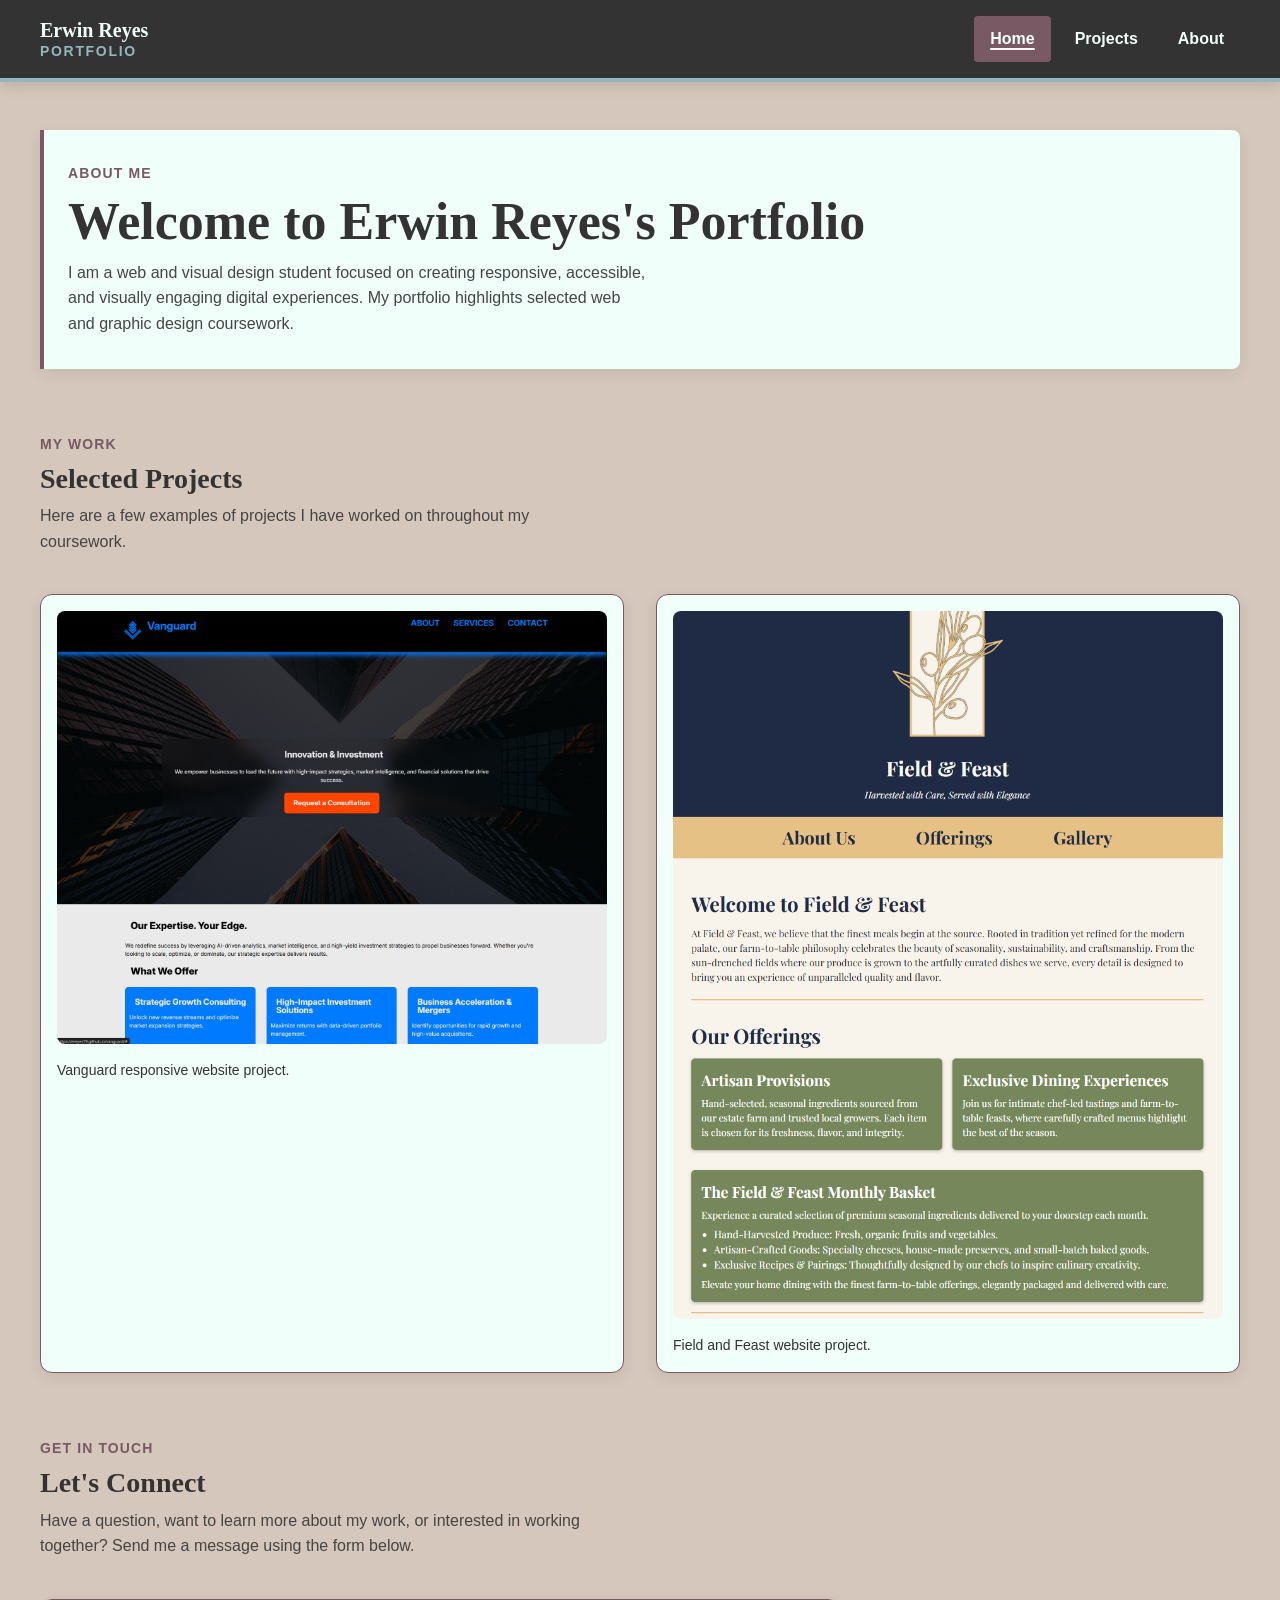
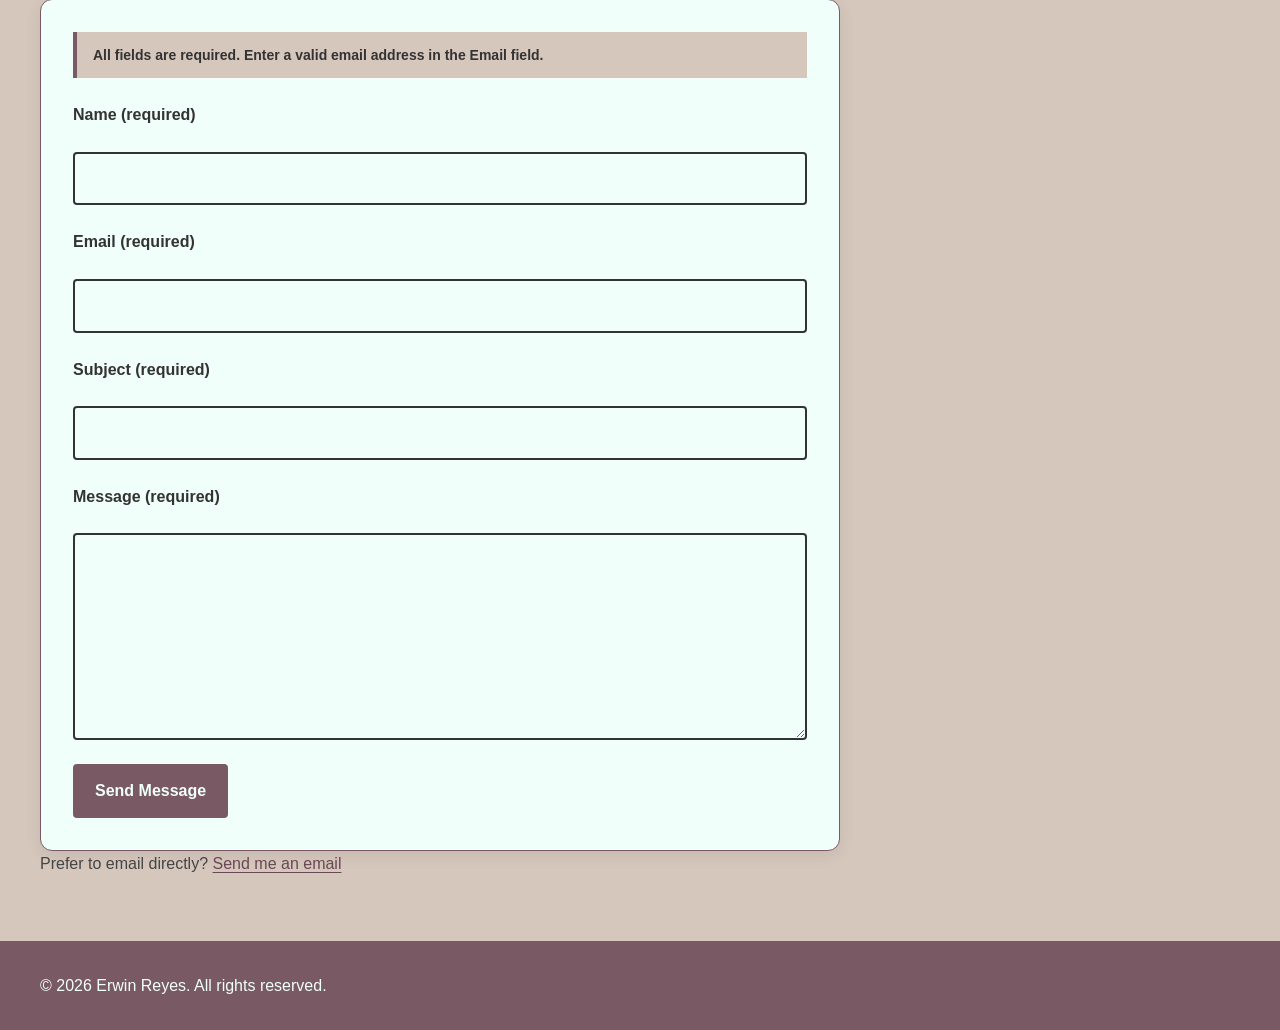
<file: index.html>
<!doctype html>
<html lang="en">
<head>
    <meta charset="utf-8">
    <meta name="viewport" content="width=device-width, initial-scale=1">
    <title>Home | Erwin Reyes Portfolio</title>
    <meta name="description" content="Explore Erwin Reyes's responsive web and graphic design coursework, including selected projects and ways to get in touch.">
    <link rel="canonical" href="https://ereyes59.github.io/portfolio/">
    <meta property="og:title" content="Erwin Reyes Portfolio | Web and Graphic Design">
    <meta property="og:description" content="Explore Erwin Reyes's responsive web and graphic design coursework, including selected projects and ways to get in touch.">
    <meta property="og:url" content="https://ereyes59.github.io/portfolio/">
    <meta property="og:type" content="website">
    <meta property="og:image" content="https://ereyes59.github.io/portfolio/assets/images/portfolio-homepage.png">
    <meta property="og:image:width" content="1200">
    <meta property="og:image:height" content="630">
    <meta property="og:image:alt" content="Erwin Reyes portfolio homepage showing the introduction and selected projects.">
    <link rel="stylesheet" href="stylesheet.css">
    <script type="application/ld+json">
        {
            "@context": "https://schema.org",
            "@type": "ProfilePage",
            "name": "Erwin Reyes Portfolio",
            "url": "https://ereyes59.github.io/portfolio/",
            "mainEntity": {
                "@type": "Person",
                "name": "Erwin Reyes",
                "url": "https://ereyes59.github.io/portfolio/"
            }
        }
    </script>
</head>

<body>

    <header class="site-header">
        <div class="header-inner">
            <a class="site-logo" href="index.html">
                Erwin Reyes
                <span> Portfolio</span>
            </a>

            <nav class="site-nav" aria-label="Main navigation">
                <a href="index.html" aria-current="page">Home</a>
                <a href="project.html">Projects</a>
                <a href="about.html">About</a>
            </nav>

        </div>
    </header>

    <main id="main-content">
        <section class="container">
            <div class="intro">
                <p>About Me</p>
                <h1>Welcome to Erwin Reyes's Portfolio</h1>
                <p>I am a web and visual design student focused on creating responsive, accessible, and visually engaging digital experiences. My portfolio highlights selected web and graphic design coursework.</p>
            </div>
        </section>

        <section class="container">
            <div class="intro">
                <p>My Work</p>
                <h2>Selected Projects</h2>
                <p>Here are a few examples of projects I have worked on throughout my coursework.</p>
            </div>

            <div class="projects-grid two-column">
                <figure class="project-figure">
                    <img
                        class="project-image"
                        src="assets/images/vanguard-home.png"
                        alt="Screenshot of the Vanguard website homepage showing the Vanguard logo, navigation menu, hero section, and blue and red visual design."
                        width="800"
                        height="629"
                        >
                    <figcaption>Vanguard responsive website project.</figcaption>
                </figure>

                <figure class="project-figure">
                    <img
                        class="project-image"
                        src="assets/images/field-and-feast-home.png"
                        alt="Screenshot of the Field and Feast homepage featuring the brand logo, navigation, and food-focused visual design."
                        width="800"
                        height="1029"
                    > 
                    <figcaption>Field and Feast website project.</figcaption>
                </figure>
            </div>
        </section>

        <section class="container">
            <div class="intro">
                <p>Get in Touch</p>
                <h2>Let's Connect</h2>
                <p>Have a question, want to learn more about my work, or interested in working together? Send me a message using the form below.</p>
            </div>

            <form 
                class="contact-form flow" 
                action="mailto:erwinreyes61@gmail.com" 
                method="post" 
                enctype="text/plain"
                aria-describedby="form-instructions"
                >
                <p id="form-instructions" class="form-note">
                    All fields are required. Enter a valid email address in the Email field.
                </p>

                <div class="flow">
                    <label for="name">Name (required)</label>
                    <input
                        type="text"
                        id="name"
                        name="name"
                        autocomplete="name"
                        minlength="2"
                        required
                    >
                </div>

                <div class="flow">
                    <label for="email">Email (required)</label>
                    <input
                        type="email"
                        id="email"
                        name="email"
                        autocomplete="email"
                        required
                    >
                </div>

                <div class="flow">
                    <label for="subject">Subject (required)</label>
                    <input
                        type="text"
                        id="subject"
                        name="subject"
                        minlength="3"
                        required
                    >
                </div>

                <div class="flow">
                    <label for="message">Message (required)</label>
                    <textarea
                        id="message"
                        name="message"
                        rows="7"
                        minlength="10"
                        required
                    ></textarea>
                </div>

                <button class="button" type="submit">
                    Send Message
                </button>

            </form>
            
            <p>Prefer to email directly? <a href="mailto:erwinreyes61@gmail.com">Send me an email</a></p>
        </section>
    </main>
    
    <footer class="site-footer">
        <p>&copy; 2026 Erwin Reyes. All rights reserved.</p>
    </footer>

</body>
</html>
</file>
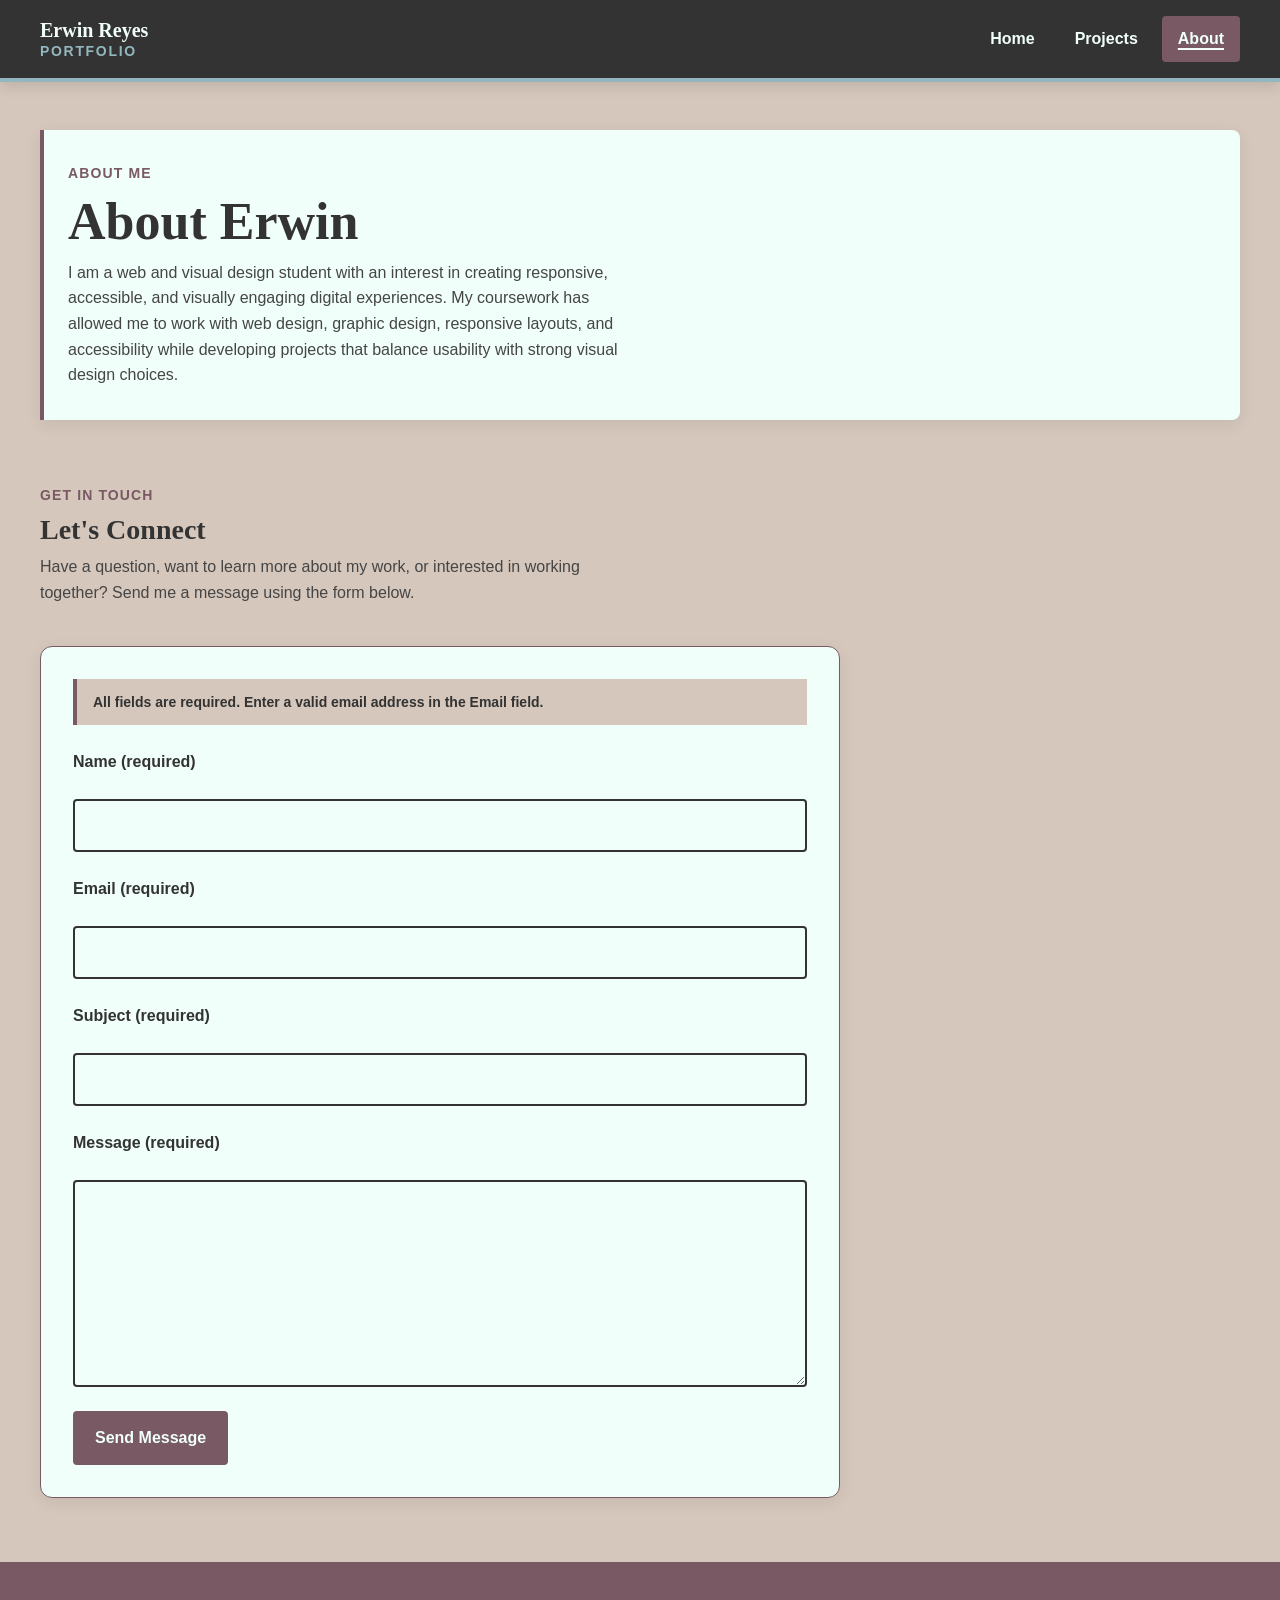
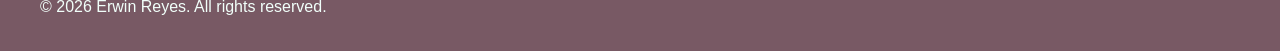
<file: about.html>
<!doctype html>
<html lang="en">
<head>
    <meta charset="utf-8">
    <meta name="viewport" content="width=device-width, initial-scale=1">
    <meta name="description" content="Learn about Erwin Reyes's web and visual design, approach to accessible responsive design, interest, and ways to get in touch.">
    <title>About | Erwin Reyes Portfolio</title>
    <link rel="canonical" href="https://ereyes59.github.io/portfolio/about.html">
    <link rel="stylesheet" href="stylesheet.css">
</head>

<body>

    <header class="site-header">
        <div class="header-inner">
            <a class="site-logo" href="index.html">
                Erwin Reyes
                <span> Portfolio</span>
            </a>

            <nav class="site-nav" aria-label="Main navigation">
                <a href="index.html">Home</a>
                <a href="project.html">Projects</a>
                <a href="about.html" aria-current="page">About</a>
            </nav>

        </div>
    </header>


    <main id="main-content">

        <!--ABOUT SECTION -->
        <section class="container">
            <div class="intro">
                <p>About Me</p>
                <h1>About Erwin</h1>
                <p>I am a web and visual design student with an interest in creating responsive, accessible, and visually engaging digital experiences. My coursework has allowed me to work with web design, graphic design, responsive layouts, and accessibility while developing projects that balance usability with strong visual design choices.</p>
            </div>
        </section>

        <!--CONTACT SECTION -->
        <section class="container">
            <div class="intro">
                <p>Get in Touch</p>
                <h2>Let's Connect</h2>
                <p>Have a question, want to learn more about my work, or interested in working together? Send me a message using the form below.</p>
            </div>

            <form 
                class="contact-form flow" 
                action="mailto:erwinreyes61@gmail.com" 
                method="post" 
                enctype="text/plain"
                aria-describedby="form-instructions"
            >

                <p id="form-instructions" class="form-note">
                    All fields are required. Enter a valid email address in the Email field.
                </p>

                <div class="flow">
                    <label for="name">
                        Name (required)
                    </label>
                    <input
                        type="text"
                        id="name"
                        name="name"
                        autocomplete="name"
                        minlength="2"
                        required
                    >
                </div>

                <div class="flow">
                    <label for="email">
                        Email (required)
                    </label>
                    <input
                        type="email"
                        id="email"
                        name="email"
                        autocomplete="email"
                        required
                    >
                </div>

                <div class="flow">
                    <label for="subject">
                        Subject (required)
                    </label>
                    <input
                        type="text"
                        id="subject"
                        name="subject"
                        minlength="3"
                        required
                    >
                </div>

                <div class="flow">
                    <label for="message">
                        Message (required)
                    </label>
                    <textarea
                        id="message"
                        name="message"
                        rows="7"
                        minlength="10"
                        required
                    ></textarea>
                </div>

                <button class="button" type="submit">
                    Send Message
                </button>

            </form>
        </section>
    </main>

    <footer class="site-footer">
        <div class="container">
            <p>&copy; 2026 Erwin Reyes. All rights reserved.</p>
        </div>
    </footer>

</body>
</html>
</file>
<file: stylesheet.css>
@layer reset, base, layout, components, utilities, states, overrides;

@layer reset {
  /* Reset styles */
    *,
    *::before,
    *::after {
        box-sizing: border-box;
    }

    * {
        margin: 0;
        padding: 0;
    }
}

@layer base {
  /* Base styles */
:root {

    /* Colors */
    --color-primary: #93B7BE;
    --color-secondary: #785964;
    --color-secondary-dark: #5B3D49;

    --color-background: #D5C7BC;
    --color-surface: #F1FFFA;

    --color-text: #454545;
    --color-strong: #333333;
    --color-link: #6A4755;

    --color-border: #785964;
    --color-error: #8B0000;

    --color-black: #000000;

    /* Font & Typography */
    --font-body: 'Helvetica Neue', Arial, sans-serif;
    --font-heading: 'Georgia', serif;

    --font-size-sm: 0.875rem;
    --font-size-base: 1rem;
    --font-size-lg: 1.25rem;
    --font-size-xl: 1.75rem;
    --font-size-xxl: clamp(2.25rem, 5vw, 3.25rem);

    --line-height-body: 1.6;
    --line-height-heading: 1.15;

    --line-length: 65ch;

    /* Spacing */
    --spacing-xs: 0.5rem;
    --spacing-sm: 1rem;
    --spacing-md: 1.5rem;
    --spacing-lg: 2rem;
    --spacing-xl: 3rem;
    --spacing-xxl: 4rem;

    /* Layout */
    --container-max: 75rem;
    --content-max: 50rem;
    --project-image-narrow-max: 30rem;
    --poster-max: 50rem;
    --control-min-height: 2.75rem;

    /* Borders */
    --border-width-thin: 1px;
    --border-width-medium: 2px;
    --border-width-accent: 0.25rem;

    --border-radius-sm: 0.25rem;
    --border-radius-md: 0.5rem;
    --border-radius-lg: 0.75rem;

    /* Focus styles */
    --focus-dark: 3px solid var(--color-black);
    --focus-light: 3px solid var(--color-surface);
    --focus-offset: 0.2rem;

    /* Effects */
    --shadow-header: 0 0.25rem 0.875rem rgb(0 0 0 / 12%);
    --shadow-card: 0 0.25rem 1rem rgb(0 0 0 / 8%);
    --shadow-card-hover: 0 0.5rem 1.5rem rgb(0 0 0 / 12%);

    /* Transitions */
    --transition-fast: 180ms ease;

    }

    html {
        scroll-behavior: smooth;
    }

    body {
        min-height: 100vh;
        font-family: var(--font-body);
        font-size: var(--font-size-base);
        line-height: var(--line-height-body);
        color: var(--color-text);
        background-color: var(--color-background);
    }

    h1, h2, h3, h4, h5, h6 {
        font-family: var(--font-heading);
        line-height: var(--line-height-heading);
        color: var(--color-strong);
    }

    h1 {
        font-size: var(--font-size-xxl);
    }

    h2 {
        font-size: var(--font-size-xl);
    }

    h3 {
        font-size: var(--font-size-lg);
    }

    p {
        max-width: var(--line-length);
    }

    a {
        color: var(--color-link);
        text-decoration-thickness: 0.08em;
        text-underline-offset: 0.2em;
    }

    label {
        font-weight: 700;
        color: var(--color-strong);
    }

    input,
    textarea,
    button {
        font: inherit;
    }

    img {
        display: block;
        max-width: 100%;
        height: auto;
    }

}


/* Layout styles */

@layer layout {

    main {
        display: flex;
        flex: 1;
        flex-direction: column;
        gap: var(--spacing-xl);
        padding-block: var(--spacing-xl) var(--spacing-xxl);
    }

    body {
        display: flex;
        flex-direction: column;
    }

    .header-inner {
        width: min(
            calc(100% - (var(--spacing-sm) * 2)),
            var(--container-max)
        );
        margin-inline: auto;
        display: flex;
        justify-content: space-between;
        align-items: center;
        padding-block: var(--spacing-sm);
    }

    .site-nav {
        display: flex;
        align-items: center;
        gap: var(--spacing-xs);
    }

    .container {
        width: min(
            calc(100% - (var(--spacing-sm) * 2)),
            var(--container-max)
        );
        margin-inline: auto;
    }

    .projects-grid {
        display: grid;
        grid-template-columns: 1fr;
        gap: var(--spacing-lg);
        margin-top: var(--spacing-md);
    }

    .contact-form {
        width: 100%;
        max-width: var(--content-max);
        margin-top: var(--spacing-md);
    }

    .poster-figure {
        margin-inline: auto;
    }

/*SMALL SCREENS */
@media (max-width: 700px) {

    .header-inner {
        flex-direction: column;
        align-items: stretch;
        gap: var(--spacing-md);
    }
    
    .site-logo {
        align-items: flex-start;
    }

    .site-nav {
        display: grid;
        grid-template-columns: repeat(3, minmax(0, 1fr));
        width: 100%;
    }

    main {
        gap: var(--spacing-lg);
        padding-block: var(--spacing-lg) var(--spacing-xl);
    }
}

@media (min-width: 800px) {    
    
    .projects-grid.two-column {
        grid-template-columns: repeat(2, minmax(0, 1fr));
    }
}

}


/* Component styles */

@layer components {

/* Header */
    .site-header {
        background-color: var(--color-strong);
        border-bottom: var(--border-width-accent) solid var(--color-primary);
        box-shadow: var(--shadow-header);
    }


    .site-logo {
        display: inline-flex;
        flex-direction: column;
        color: var(--color-surface);
        font-family: var(--font-heading);
        font-size: var(--font-size-lg);
        font-weight: 700;
        line-height: 1.1;
        text-decoration: none;
    }

    .site-logo span {
        margin-top: 0.2rem;
        color: var(--color-primary);
        font-family: var(--font-body);
        font-size: var(--font-size-sm);
        font-weight: 700;
        letter-spacing: 0.12em;
        text-transform: uppercase;
    }


    .site-nav a {
        display: block;
        padding: calc(var(--spacing-xs) * 1.25) var(--spacing-sm);
        color: var(--color-surface);
        border-radius: var(--border-radius-sm);
        font-weight: 700;
        text-decoration: none;
        text-align: center;
        transition: background-color var(--transition-fast), color var(--transition-fast);
    }

 /* Intro sections */
    .intro {
        display: grid;
        gap: var(--spacing-xs);
        padding-block: var(--spacing-sm);
    }

    main > .container:first-child .intro {
        padding: var(--spacing-lg) var(--spacing-md);
        border-left: var(--border-width-accent) solid var(--color-secondary);
        border-radius: 0 var(--border-radius-md) var(--border-radius-md) 0;
        background-color: var(--color-surface);
        box-shadow: var(--shadow-card);
    }

    .eyebrow,
    .intro > p:first-child {
        color: var(--color-secondary);
        font-size: var(--font-size-sm);
        font-weight: 700;
        letter-spacing: 0.08em;
        text-transform: uppercase;
    }

    .project-section {
        padding-top: var(--spacing-lg);
        border-top: var(--border-width-thin) solid var(--color-secondary);
        scroll-margin-top: var(--spacing-md);
    }

    .project-card,
    .project-figure,
    .contact-form {
        border: var(--border-width-thin) solid var(--color-border);
        border-radius: var(--border-radius-lg);
        background-color: var(--color-surface);
        box-shadow: var(--shadow-card);
    }

    .project-card {
        display: grid;
        gap: var(--spacing-sm);
        padding: var(--spacing-md);
    }

    .project-figure {
        overflow: hidden;
        padding: var(--spacing-sm);
    }

    .project-image {
        width: 100%;
        border-radius: var(--border-radius-md);
    }

    .narrow-project-image {
        max-width: var(--project-image-narrow-max);
        margin-inline: auto;
    }

    .poster-figure {
        max-width: var(--poster-max);
        margin-top: var(--spacing-md);
    }

    .project-figure figcaption {
        margin-top: var(--spacing-sm);
        color: var(--color-strong);
        font-size: var(--font-size-sm);
        line-height: 1.5;
    }

/* Contact form */
    .contact-form {
        padding: var(--spacing-lg);
    }

    .form-note {
        max-width: none;
        padding: calc(var(--spacing-xs) * 1.5) var(--spacing-sm);
        border-left: var(--border-width-accent) solid var(--color-secondary);
        background-color: var(--color-background);
        color: var(--color-strong);
        font-size: var(--font-size-sm);
        font-weight: 600;
    }

    input,
    textarea {
        width: 100%;
        padding: calc(var(--spacing-sm) * 0.75);
        border: var(--border-width-medium) solid var(--color-strong);
        border-radius: var(--border-radius-sm);
        background-color: var(--color-surface);
        color: var(--color-strong);
        transition: border-color var(--transition-fast), box-shadow var(--transition-fast);
    }

    input {
        min-height: var(--control-min-height);
    }

    textarea {
        min-height: 10rem;
        resize: vertical;
    }

    .button {
        align-self: flex-start;
        min-height: var(--control-min-height);
        padding: calc(var(--spacing-sm) * 0.75) calc(var(--spacing-sm) * 1.25);
        border: var(--border-width-medium) solid var(--color-secondary);
        border-radius: var(--border-radius-sm);
        background-color: var(--color-secondary);
        color: var(--color-surface);
        font-weight: 700;
        text-decoration: none;
        cursor: pointer;
        transition: background-color var(--transition-fast), border-color var(--transition-fast);
    }

/* Footer */
    .site-footer {
        margin-top: auto;
        padding-block: var(--spacing-lg);
        background-color: var(--color-secondary);
        color: var(--color-surface);
    }

    .site-footer > p {
        width: min(calc(100% - (var(--spacing-sm) * 2)), var(--container-max));
        margin-inline: auto;
    }

    .site-footer p {
        max-width: none;
    }

}



/* Utility classes */
@layer utilities {
    .text-center {
        text-align: center;
    }

    .flow {
        display: flex;
        flex-direction: column;
        gap: var(--spacing-md);
    }

    .hidden {
        display: none;
    }
}



/* State styles */
@layer states {

    .button:hover {
        background-color: var(--color-secondary-dark);
        color: var(--color-surface);
        border-color: var(--color-secondary-dark);
    }

    a:focus-visible, 
    button:focus-visible, 
    input:focus-visible, 
    textarea:focus-visible {
        outline: var(--focus-dark);
        outline-offset: var(--focus-offset);
    }

    .button:disabled {
        opacity: 0.5;
        cursor: not-allowed;
    }

    .site-nav a[aria-current="page"] {
        font-weight: 700;
        text-decoration: underline;
        text-decoration-thickness: 0.15em;
        text-underline-offset: 0.25em;
    }

    .site-nav a[aria-current="page"],
    .site-nav a:hover {
        background-color: var(--color-secondary);
        color: var(--color-surface);
    }

    .site-nav a:focus-visible, .site-logo:focus-visible {
        outline: var(--focus-light);
    }

    a:not(.site-logo):not(.site-nav a):hover {
        color: var(--color-secondary-dark);
    }

    input:focus-visible,
    textarea:focus-visible {
        border-color: var(--color-secondary);
        box-shadow: 0 0 0 var(--border-width-thin) var(--color-secondary);
    }


    input:user-invalid,
    textarea:user-invalid {
        border-color: var(--color-error);
    }
}



/* Override styles */
@layer overrides {

    @media (prefers-reduced-motion: reduce) {
        html {
            scroll-behavior: auto;
        }

        *,
        *::before,
        *::after {
            scroll-behavior: auto !important;
            transition-duration: 0.01ms !important;
            animation-duration: 0.01ms !important;
            animation-iteration-count: 1 !important;
        }
    }

    @media print {
    body {
        background-color: var(--color-surface);
        color: var(--color-black);
    }

    a {
        text-decoration: underline;
        color: var(--color-black);
    }
    
    .site-nav, .site-footer, .button {
        display: none;
    }

    .project-card,
    .project-figure,
    .contact-form,
    main > .container:first-child .intro {
        box-shadow: none;
    }

}
}





/* REFACTORING EVIDENCE 

Before: There was repeated spacing and color values that were going to be used in the style sheet
After: Custom properties were created in the :root selector to store the values for spacing and color, which were then used throughout the style sheet to maintain consistency and make future changes easier.

Before: Component styles could require more specific selectors to override global styles, leading to increased specificity and potential conflicts.
After: Cascade layer and simple class selectors were used to reduce specificity and make it easier to override styles when necessary.

Before: Card values were mixed with global values, making it difficult to maintain consistency and update styles.
After: Component specific properties such as card --card-padding and --card-border-radius were scoped inside the .project-card selector to ensure that they only apply to the card component and do not affect other elements on the page.
*/



/* ARCHITECTURE NOTES

The style sheet uses cascade layers in the order of reset, base, layout, components, utilities, states, and overrides. This keeps the styles organized and allows for easier maintenance and overrides. Custom properties in :root stores reusable values for colors, spacing, and other design tokens, ensuring consistency across the site. Component-specific properties are scoped to their respective selectors to avoid conflicts and maintain modularity. Media queries are used for print styles to ensure a clean output when printing the page. Browser checks were performed at different screen sizes to ensure responsiveness and accessibility so far. The index.html used is from a previous assignment to simply to test the styles and ensure that they are working as expected. Hover, keyboard focus, and disabled states were also tested as well as a print check to ensure that the styles were applied correctly. 



/* Image Inventory 

Image Number (File Name): Purpose | Source | License/Permission | Original Format | Current Format | Current Dimensions | Expected Display Size

Image 1 (vanguard-home.png): Showcase the Vanguard website and homepage design | Original Work created by me for coursework | Original work | PNG | PNG | 1598 x 1257 px | 800 x 629 px
Image 2 (vanguard-content.png): Showcase additional content and layout of the site | Original work created by me for coursework | Original work | PNG | PNG | 1596 x 1257px | 800 x 630px 
Image 3 (field-and-feast-home.png): Showcase the Field and Feast and homepage layout | Original work created by me for coursework | Original Work | PNG | PNG | 872 × 1122 px | 800 × 1029 px
Image 4 (field-and-feast-gallery.png): Showcase the gallery and visual presentation of the site | Original work created by me for coursework | Original Work | PNG | PNG | 873 × 1263 px | 800 × 1158 px
Image 5 (path-to-success-home.png): Showcase the Path to Success website and homepage design | Original work created by me for coursework | Original Work | PNG | PNG | 486 × 1264 px | 486 × 1264 px
Image 6 (path-to-success-content.png): Showcase additional content and page design | Original work created by me for coursework | Original Work | PNG | PNG | 483 × 1259 px | 483 × 1259 px
Image 7 (mash-up-poster_mockup.png): Showcase the mashup poster in a realistic mockup presentation | Original work created by me for coursework | Original Work. Third-party characters/branding used as part of coursework | PNG | PNG | 4000 × 3000 px | 800 × 600 px



/* Alt Text Plan 

Image Number (File Name): Image type | Alt text Draft/alt treatment

Image 1 (vanguard-home.png): Informative | "Screenshot of the Vanguard website homepage showing the Vanguard logo, navigation menu, hero section, and blue and red visual design."
Image 2 (vanguard-content.png): Informative | "Screenshot of the Vanguard website showing the services and results sections with structured text, statistics, and a results table."
Image 3 (field-and-feast-home.png): Informative | "Screenshot of the Field and Feast homepage featuring the brand logo, the navigation, and a food-focused visual design."
Image 4 (field-and-feast-gallery.png): Informative | "Screenshot of the Field and Feast Gallery page showing a collection of food and event photography presented within the website design."
Image 5 (path-to-success-home.png): Informative | "Screenshot of the Path to Success homepage showing the website navigation, colorful branding, and introductory content."
Image 6 (path-to-success-content.png): Informative | "Screenshot of the Path to Success website showing additional content, text sections, and colorful visual elements."
Image 7 (mash-up-poster_mockup.png): Complex | "Mockup of a graphic design poster combining Batman and The Devil Wears Prada themes with a dark background, large white typography, and gold accents combine the themes from both movies into single composition."



/* Media

No audio, video, animation, or embedded media currently planned. The main media assets will be screenshots of projects I have completed, which will be presented as static images. Captions will be provided where additional context may be needed. ALt text will be provided for accessibility as well. 



/* Typography

Font | Source | License | Fallback | Weights/Styles Used | Loading Strategy

Helvetica Neue | System Font | No font web license needed | Arial, sans-serif | Regular, bold, default body text | No external font file needs to load
Georgia | System Font | No font web license needed | Serif | Regular, bold, default heading text | No external font file needs to load



/* Optimization Risk

Asset 1 (mash-up-poster_mockup.png): Performance risk because the image is large at approximately 21 MB, making it larger than the other portfolio images causing the page to potentially load slower. To optimize this, resize the image to an appropriate display size and convert it to a more optimized format such as WebP or screenshot the mockup similar to the other projects and resize accordingly.

Asset 2 (vanguard-home.png): Performance risk because this image and other similar image sizes are approximately at nearly 2 MB. It may take longer to load for those on slower connection speeds. To optimize this, compress and resize the image while maintaining the resolution to ensure no quality is lost.

Asset 3 (field-and-feast-gallery.png): Performance/layout risk because the image is around 1.07 MB, and is more of a narrow image as it is displaying the site when using a narrow display. It could affect loading and page performance. To optimize this, compress the image and use responsive sizing so it display appropriately across different screen sizes.



/* Evidence Plan

For file size, I will check the file size of each image before adding it to the final website. Larger files will be compressed or converted to a more efficient format.
For dimensions, I will check the pixel dimensions of each image and compare them to the expected display size to make sure images are being displayed properly.
For responsive behavior, I will test my portfolio at different screen sizes including a narrow, medium, and large size to make sure images and layouts resize correctly and as intended without causing any overflow or horizontal scrolling.
For loading, I will use the browser's developer tools and Lighthouse to check image loading and page performance. 
For accessibility, I will check that the informative images have useful alt text, and test the navigation with a keyboard and use an accessibility checker such as Lighthouse to identify any accessibility issues.


/* Created  9/20/26 
/* 1. ASSET INVENTORY

Asset | Type | Source

1. vanguard-home.png | Project Screenshot | Original coursework
2,vanguard-content.png | Project screenshot	| Original coursework	
3.field-and-feast-home.png | Project screenshot	| Original coursework	
4.field-and-feast-gallery.png | Project screenshot | Original coursework	
5.path-to-success-home.png | Project screenshot | Original coursework
6.path-to-success-content.png | Project screenshot | Original coursework	
7.mash-up-poster__mockup.png | Design mockup | Original coursework using third-party Batman and The Devil Wears Prada imagery/branding	

/* 2. RESPONSIVE IMAGES

The screenshots are way larger than the space they are expected to occupy on the page. Keeping them at the original sizes would cause unnecessary loading time. 
I will optimize the images by resizing them to a more suitable display size and converting larger PNG files to WebP where needed. Most of the png screenshots can be resized to around 800px wide because the portfolio layout uses a 1200px max container and the images do not need to display at their original size.
The mashup poster mockup is the biggest performance concern. The original dimensions and file size are really large, so reduction it to around 800px wide and using a compressed WebP version will help improve the performance of the page.
If the final portfolio displays the images at different sizes across screen widths, the srcset and sizes can be used to provide appropriately sized versions.

/* 3. ART DIRECTION

The portfolio images are all screenshots of completed work of websites and graphic design projects I have done, so the full composition is important to understand the work. I don not plan to crop the images differently for mobile and desktop because doing so would remove important parts of the project. The same composition can be used across responsive layouts while allowing the image itself to scale down to fit the available space. The portfolio wil use a responsive image width like max-width: 100% to prevent any type of overflow.  

/* 4. Alt Text and Alternatives

The portfolio images are all informative because they show examples of my previous work. Each screenshot will have alt text that describes what is shown as well. The alt text plan is listed above as well.

/* 5. SVG/MEDIA/EMBED ACCESSIBILITY 

My portfolio does not require any type of embedded media. The media assets used in my portfolio mainly consists of static screenshots of my previous projects. As for image accessibility, project titles, descriptions, and any other information would be provided through actual HTML code.

/* 6. TYPOGRAPHY SYSTEM

The portfolio uses Helvetica Neue for the body text and Georgia
for the headings. The base font size is 16px, and the headings
use larger font sizes to create a clear hierarchy. Paragraphs
also have a max width of 65ch so the lines do not get too long
on larger screens. The line height helps keep the text easier
to read.

/* 7. FONT LOADING

The portfolio uses system fonts instead of loading custom web
fonts. Helvetica Neue uses Arial as a fallback, and Georgia uses
a serif fallback if it is not available. Since the fonts are
already available as system fonts, there are no external font
files that need to load.

/* 8. LAYOUT STABILITY

The images use max-width: 100% and height: auto so they can
resize with the page without going outside of their containers.
The image width and height will also be included in the HTML
when the images are added. This will help the browser know how
much space to reserve for the images and help prevent the layout
from moving while the images load.

/* 9. TESTING EVIDENCE

I tested the portfolio at narrow, medium, and large screen sizes
to make sure the layout responds correctly. I also tested the
page at 200% zoom to make sure the content stays readable and
usable.

I checked the image dimensions and file sizes and made sure the
images stay within their containers without causing horizontal
scrolling. I also checked the alt text for the portfolio images
and made sure the images have useful descriptions.

I used browser developer tools and Lighthouse to check the
portfolio's performance and accessibility. The portfolio was
also checked on different screen sizes to make sure the layout
and images work properly. After testing, everything is working
as expected.

*/
</file>
